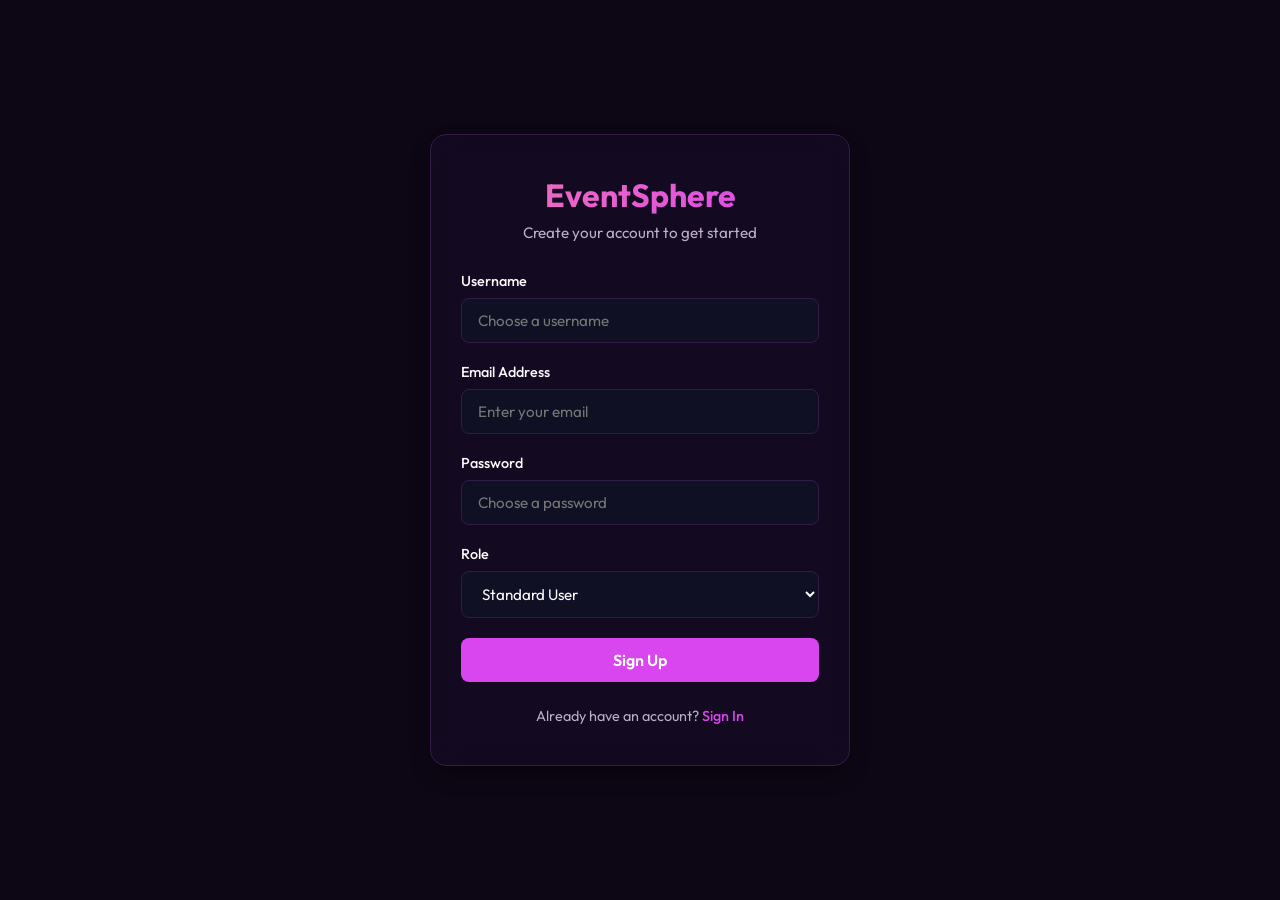
<file: index.html>
<!DOCTYPE html>
<html lang="en">
<head>
    <meta charset="UTF-8">
    <meta name="viewport" content="width=device-width, initial-scale=1.0">
    <title>EventSphere - Register</title>
    <link rel="stylesheet" href="style.css">
</head>
<body>
    <div class="auth-container">
        <div class="auth-card glass">
            <div class="auth-header">
                <h1>EventSphere</h1>
                <p>Create your account to get started</p>
            </div>
            <form id="registerForm">
                <div class="form-group">
                    <label for="userName">Username</label>
                    <input type="text" id="userName" required placeholder="Choose a username">
                </div>
                <div class="form-group">
                    <label for="email">Email Address</label>
                    <input type="email" id="email" required placeholder="Enter your email">
                </div>
                <div class="form-group">
                    <label for="password">Password</label>
                    <input type="password" id="password" required placeholder="Choose a password">
                </div>
                <div class="form-group">
                    <label for="role">Role</label>
                    <select id="role" required>
                        <option value="USER">Standard User</option>
                        <option value="ADMIN">Administrator</option>
                    </select>
                </div>
                <button type="submit" class="btn">Sign Up</button>
            </form>
            <div class="auth-footer">
                Already have an account? <a href="login.html">Sign In</a>
            </div>
        </div>
    </div>

    <script src="api.js"></script>
    <script>
        if (localStorage.getItem("token")) {
            window.location.href = "dashboard.html";
        }

        document.getElementById("registerForm").addEventListener("submit", async (e) => {
            e.preventDefault();
            const userName = document.getElementById("userName").value;
            const email = document.getElementById("email").value;
            const passWord = document.getElementById("password").value;
            const role = document.getElementById("role").value;

            try {
                await apiRequest("/api/auth/register", "POST", { userName, email, passWord, role });           
                showToast("Registration Successful! Please Login.");
                setTimeout(() => {
                    window.location.href = "login.html";
                }, 1500);
            } catch (err) {
                showToast(err.message, "error");
            }
        });
    </script>
</body>
</html>
</file>
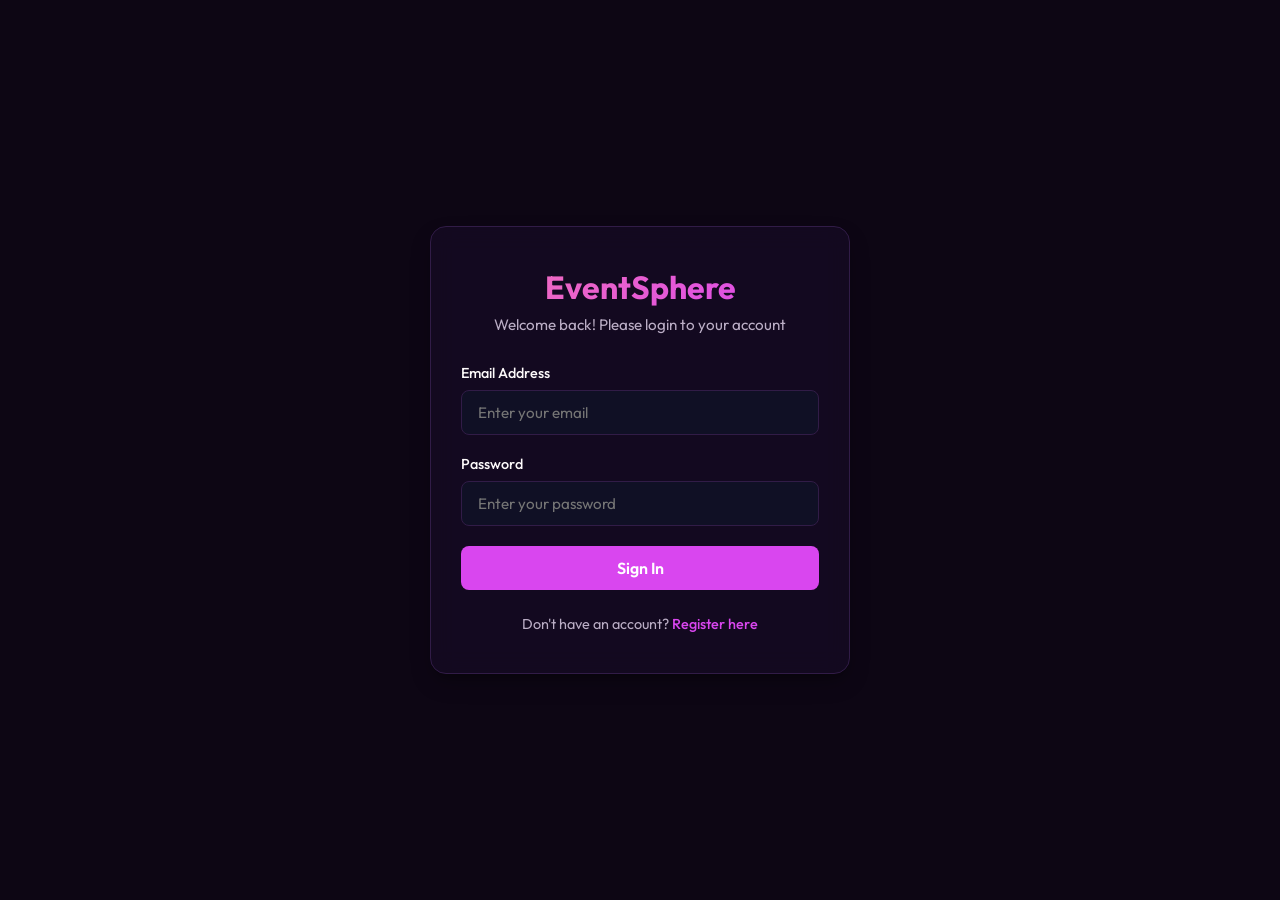
<file: dashboard.html>
<!DOCTYPE html>
<html lang="en">
<head>
    <meta charset="UTF-8">
    <meta name="viewport" content="width=device-width, initial-scale=1.0">
    <title>EventSphere - Dashboard</title>
    <link rel="stylesheet" href="style.css">
</head>
<body>
    <div class="dashboard">
        <!-- Sidebar -->
        <div class="sidebar">
            <div class="logo-section">EventSphere</div>
            <ul class="nav-menu">
                <li class="nav-item">
                    <a class="nav-link active" onclick="switchTab('dashboard')">Dashboard</a>
                </li>
                <li class="nav-item">
                    <a class="nav-link" onclick="switchTab('sessions')">Sessions</a>
                </li>
                <li class="nav-item">
                    <a class="nav-link" onclick="switchTab('speakers')">Speakers</a>
                </li>
                <li class="nav-item">
                    <a class="nav-link" onclick="switchTab('attendees')">Attendees</a>
                </li>
                <li class="nav-item">
                    <a class="nav-link" onclick="switchTab('profile')">My Profile</a>
                </li>
            </ul>
            <button class="btn logout-btn" onclick="logout()">Sign Out</button>
        </div>

        <!-- Main Content -->
        <div class="main-content">
            <div class="header-section">
                <div class="header-brand-group">
                    <span class="header-logo">EventSphere</span>
                    <span class="header-divider"></span>
                    <h1 id="tabTitle" class="header-tab-title">Sessions</h1>
                </div>
                <div class="user-info">Logged in as: <span id="currentUser">Loading...</span> (<span id="userRole">...</span>)</div>
            </div>

            <!-- Dashboard Tab -->
            <div id="dashboardSection" class="tab-section">
                <!-- Stats Grid -->
                <div class="stats-grid">
                    <div class="stat-card glass">
                        <h3>Total Sessions</h3>
                        <div class="stat-number" id="totalSessions">0</div>
                    </div>
                    <div class="stat-card glass">
                        <h3>Total Speakers</h3>
                        <div class="stat-number" id="totalSpeakers">0</div>
                    </div>
                    <div class="stat-card glass">
                        <h3>Total Attendees</h3>
                        <div class="stat-number" id="totalAttendees">0</div>
                    </div>
                </div>

                <!-- Explore Section -->
                <div class="explore-section glass" style="padding: 24px; margin-top: 20px;">
                    <h2 style="margin-bottom: 16px; font-size: 1.4rem;">Explore EventSphere</h2>
                    <div class="search-container">
                        <span class="search-icon">
                            <svg width="18" height="18" viewBox="0 0 24 24" fill="none" stroke="currentColor" stroke-width="2" stroke-linecap="round" stroke-linejoin="round">
                                <circle cx="11" cy="11" r="8"></circle>
                                <line x1="21" y1="21" x2="16.65" y2="16.65"></line>
                            </svg>
                        </span>
                        <input type="text" class="search-input" id="dashboardSearch" placeholder="Explore sessions, speakers, or attendees..." oninput="handleDashboardSearch()">
                    </div>
                    
                    <div id="dashboardSearchResults" class="dashboard-results-grid">
                        <!-- Column 1: Sessions -->
                        <div class="results-column">
                            <h3 class="column-title">Sessions (<span id="matchSessionsCount">0</span>)</h3>
                            <div id="dashboardSessionsList" class="results-list"></div>
                        </div>
                        
                        <!-- Column 2: Speakers -->
                        <div class="results-column">
                            <h3 class="column-title">Speakers (<span id="matchSpeakersCount">0</span>)</h3>
                            <div id="dashboardSpeakersList" class="results-list"></div>
                        </div>
                        
                        <!-- Column 3: Attendees -->
                        <div class="results-column">
                            <h3 class="column-title">Attendees (<span id="matchAttendeesCount">0</span>)</h3>
                            <div id="dashboardAttendeesList" class="results-list"></div>
                        </div>
                    </div>
                </div>
            </div>

            <!-- Sessions Tab -->
            <div id="sessionsSection" class="tab-section hidden">
                <div style="margin-bottom: 20px; display: flex; gap: 16px; align-items: center; flex-wrap: wrap;">
                    <button class="btn" style="width: auto; padding: 10px 20px;" onclick="openSessionModal()">+ Add New Session</button>
                    <div class="search-container" style="margin-bottom: 0; flex-grow: 1; max-width: 400px;">
                        <span class="search-icon">
                            <svg width="18" height="18" viewBox="0 0 24 24" fill="none" stroke="currentColor" stroke-width="2" stroke-linecap="round" stroke-linejoin="round">
                                <circle cx="11" cy="11" r="8"></circle>
                                <line x1="21" y1="21" x2="16.65" y2="16.65"></line>
                            </svg>
                        </span>
                        <input type="text" class="search-input" id="sessionsSearch" placeholder="Search sessions..." oninput="filterSessions()">
                    </div>
                </div>
                <div class="card-grid" id="sessionsGrid"></div>
            </div>

            <!-- Speakers Tab -->
            <div id="speakersSection" class="tab-section hidden">
                <div style="margin-bottom: 20px; display: flex; gap: 16px; align-items: center; flex-wrap: wrap;">
                    <button class="btn" style="width: auto; padding: 10px 20px;" onclick="openSpeakerModal()">+ Add New Speaker</button>
                    <div class="search-container" style="margin-bottom: 0; flex-grow: 1; max-width: 400px;">
                        <span class="search-icon">
                            <svg width="18" height="18" viewBox="0 0 24 24" fill="none" stroke="currentColor" stroke-width="2" stroke-linecap="round" stroke-linejoin="round">
                                <circle cx="11" cy="11" r="8"></circle>
                                <line x1="21" y1="21" x2="16.65" y2="16.65"></line>
                            </svg>
                        </span>
                        <input type="text" class="search-input" id="speakersSearch" placeholder="Search speakers..." oninput="filterSpeakers()">
                    </div>
                </div>
                <div class="card-grid" id="speakersGrid"></div>
            </div>

            <!-- Attendees Tab -->
            <div id="attendeesSection" class="tab-section hidden">
                <div style="margin-bottom: 20px; display: flex; gap: 16px; align-items: center; flex-wrap: wrap;">
                    <button class="btn" style="width: auto; padding: 10px 20px;" onclick="openAttendeeModal()">+ Add New Attendee</button>
                    <div class="search-container" style="margin-bottom: 0; flex-grow: 1; max-width: 400px;">
                        <span class="search-icon">
                            <svg width="18" height="18" viewBox="0 0 24 24" fill="none" stroke="currentColor" stroke-width="2" stroke-linecap="round" stroke-linejoin="round">
                                <circle cx="11" cy="11" r="8"></circle>
                                <line x1="21" y1="21" x2="16.65" y2="16.65"></line>
                            </svg>
                        </span>
                        <input type="text" class="search-input" id="attendeesSearch" placeholder="Search attendees..." oninput="filterAttendees()">
                    </div>
                </div>
                <div class="card-grid" id="attendeesGrid"></div>
            </div>

            <!-- Profile Tab -->
            <div id="profileSection" class="tab-section hidden" style="max-width: 500px;">
                <form id="profileForm" class="glass" style="padding: 24px; border-radius: 12px;">
                    <div class="form-group">
                        <label for="profileUsername">Username</label>
                        <input type="text" id="profileUsername" required>
                    </div>
                    <div class="form-group">
                        <label for="profileEmail">Email</label>
                        <input type="email" id="profileEmail" required>
                    </div>
                    <div class="form-group">
                        <label for="profilePassword">New Password (leave blank to keep current)</label>
                        <input type="password" id="profilePassword" placeholder="Enter new password">
                    </div>
                    <button type="submit" class="btn">Update Profile</button>
                </form>
            </div>
        </div>
    </div>

    <!-- Modals Section -->
    <!-- Session Modal -->
    <div id="sessionModal" class="modal">
        <div class="modal-content glass">
            <button class="modal-close" onclick="closeModal('sessionModal')">&times;</button>
            <h2 id="sessionModalTitle" style="margin-bottom: 20px;">Add Session</h2>
            <form id="sessionForm">
                <input type="hidden" id="sessionId">
                <div class="form-group">
                    <label for="sessionName">Session Name</label>
                    <input type="text" id="sessionName" required placeholder="Session Name">
                </div>
                <div class="form-group">
                    <label for="sessionTopic">Topic</label>
                    <input type="text" id="sessionTopic" placeholder="e.g. AI Engineering">
                </div>
                <div class="form-group">
                    <label for="sessionDay">Day of Week</label>
                    <input type="text" id="sessionDay" placeholder="e.g. Monday">
                </div>
                <div class="form-group">
                    <label for="sessionStart">Start Time (HH:MM)</label>
                    <input type="time" id="sessionStart" required>
                </div>
                <div class="form-group">
                    <label for="sessionEnd">End Time (HH:MM)</label>
                    <input type="time" id="sessionEnd" required>
                </div>
                <div class="form-group">
                    <label for="sessionRoom">Room / Note</label>
                    <input type="text" id="sessionRoom" placeholder="e.g. Auditorium A">
                </div>
                <div class="form-group">
                    <label for="sessionSpeaker">Speaker</label>
                    <select id="sessionSpeaker">
                        <option value="">Select Speaker (None)</option>
                    </select>
                </div>
                <button type="submit" class="btn">Save Session</button>
            </form>
        </div>
    </div>

    <!-- Speaker Modal -->
    <div id="speakerModal" class="modal">
        <div class="modal-content glass">
            <button class="modal-close" onclick="closeModal('speakerModal')">&times;</button>
            <h2 id="speakerModalTitle" style="margin-bottom: 20px;">Add Speaker</h2>
            <form id="speakerForm">
                <input type="hidden" id="speakerId">
                <div class="form-group">
                    <label for="speakerName">Full Name</label>
                    <input type="text" id="speakerName" required placeholder="Speaker Name">
                </div>
                <div class="form-group">
                    <label for="speakerEmail">Email</label>
                    <input type="email" id="speakerEmail" required placeholder="Email Address">
                </div>
                <div class="form-group">
                    <label for="speakerExpertise">Expertise</label>
                    <input type="text" id="speakerExpertise" placeholder="e.g. Java, Spring Boot">
                </div>
                <div class="form-group">
                    <label for="speakerBio">Short Bio</label>
                    <textarea id="speakerBio" rows="3" placeholder="Bio..."></textarea>
                </div>
                <button type="submit" class="btn">Save Speaker</button>
            </form>
        </div>
    </div>

    <!-- Attendee Modal -->
    <div id="attendeeModal" class="modal">
        <div class="modal-content glass">
            <button class="modal-close" onclick="closeModal('attendeeModal')">&times;</button>
            <h2 id="attendeeModalTitle" style="margin-bottom: 20px;">Add Attendee</h2>
            <form id="attendeeForm">
                <input type="hidden" id="attendeeId">
                <div class="form-group">
                    <label for="attendeeName">Full Name</label>
                    <input type="text" id="attendeeName" required placeholder="Attendee Name">
                </div>
                <div class="form-group">
                    <label for="attendeeEmail">Email</label>
                    <input type="email" id="attendeeEmail" required placeholder="Email Address">
                </div>
                <div class="form-group">
                    <label for="attendeeType">Registration Type</label>
                    <select id="attendeeType" required>
                        <option value="GENERAL">General Access</option>
                        <option value="VIP">VIP</option>
                        <option value="STUDENT">Student</option>
                    </select>
                </div>
                <div class="form-group">
                    <label for="attendeeSession">Session</label>
                    <select id="attendeeSession">
                        <option value="">No Session</option>
                    </select>
                </div>
                <button type="submit" class="btn">Save Attendee</button>
            </form>
        </div>
    </div>

    <script src="api.js"></script>
    <script src="app.js"></script>
</body>
</html>
</file>
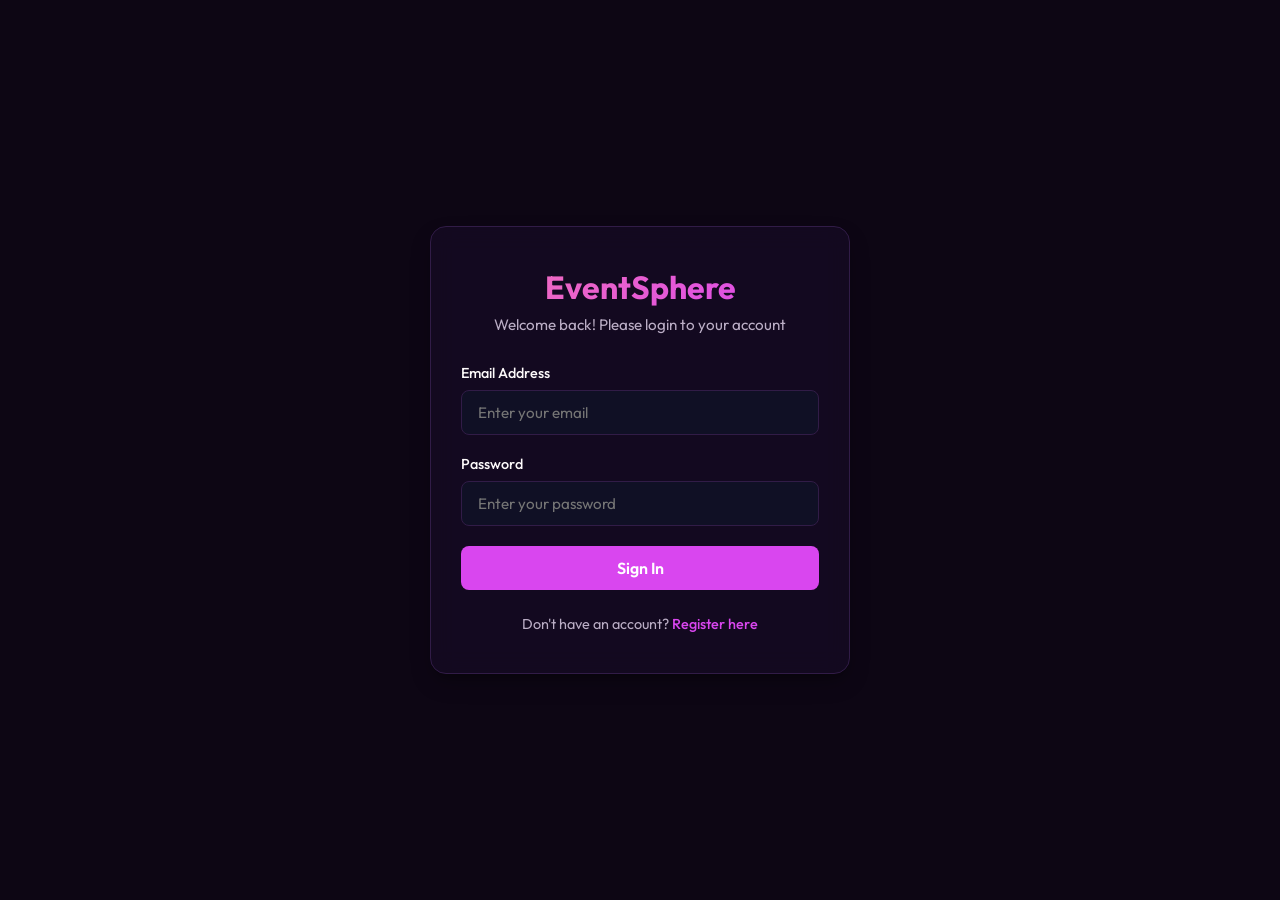
<file: login.html>
<!DOCTYPE html>
<html lang="en">
<head>
    <meta charset="UTF-8">
    <meta name="viewport" content="width=device-width, initial-scale=1.0">
    <title>EventSphere - Login</title>
    <link rel="stylesheet" href="style.css">
</head>
<body>
    <div class="auth-container">
        <div class="auth-card glass">
            <div class="auth-header">
                <h1>EventSphere</h1>
                <p>Welcome back! Please login to your account</p>
            </div>

            <form id="loginForm">
                <div class="form-group">
                    <label for="email">Email Address</label>
                    <input type="email" id="email" required placeholder="Enter your email">
                </div>

                <div class="form-group">
                    <label for="password">Password</label>
                    <input type="password" id="password" required placeholder="Enter your password">
                </div>

                <button type="submit" class="btn">Sign In</button>
            </form>

            <div class="auth-footer">
                Don't have an account?
                <a href="index.html">Register here</a>
            </div>
        </div>
    </div>

    <script src="api.js"></script>

    <script>
        if (localStorage.getItem("token")) {
            window.location.href = "dashboard.html";
        }

        document.getElementById("loginForm").addEventListener("submit", async (e) => {
            e.preventDefault();

            const email = document.getElementById("email").value;
            const passWord = document.getElementById("password").value;

            try {
                const token = await apiRequest("/api/auth/login", "POST", {
                    email,
                    passWord
                });

                localStorage.setItem("token", token);

                showToast("Login Successful! Redirecting...");

                setTimeout(() => {
                    window.location.href = "dashboard.html";
                }, 1000);

            } catch (err) {
                showToast(err.message, "error");
            }
        });
    </script>

</body>
</html>
</file>
<file: style.css>
@import url('https://fonts.googleapis.com/css2?family=Outfit:wght@300;400;500;600;700&display=swap');

:root {
    --bg-primary: #0d0614;

    --bg-secondary: #180c25;
   
    --text-primary: #fdfafb;
 
    --text-secondary: #bbaec6;
   
    --accent: #d946ef;
   
    --accent-hover: #c026d3;
 
    --success: #10b981;
    --danger: #f43f5e;

    --border: #311c47;

    --card-bg: rgba(24, 12, 37, 0.7);
   
}

* {
    margin: 0;
    padding: 0;
    box-sizing: border-box;
    font-family: 'Outfit', sans-serif;
}

body {
    background-color: var(--bg-primary);
    color: var(--text-primary);
    min-height: 100vh;
    display: flex;
    flex-direction: column;
}


.glass {
    background: var(--card-bg);
    backdrop-filter: blur(12px);
    -webkit-backdrop-filter: blur(12px);
    border: 1px solid var(--border);
    border-radius: 16px;
}


.auth-container {
    display: flex;
    justify-content: center;
    align-items: center;
    min-height: 100vh;
    padding: 20px;
}

.auth-card {
    width: 100%;
    max-width: 420px;
    padding: 40px 30px;
    box-shadow: 0 10px 25px -5px rgba(0, 0, 0, 0.3), 0 8px 10px -6px rgba(0, 0, 0, 0.3);
}

.auth-header {
    text-align: center;
    margin-bottom: 30px;
}

.auth-header h1 {
    font-size: 2rem;
    font-weight: 700;
    color: var(--text-primary);
    margin-bottom: 8px;
    background: linear-gradient(135deg, #f472b6, var(--accent));
    -webkit-background-clip: text;
    -webkit-text-fill-color: transparent;
}

.auth-header p {
    color: var(--text-secondary);
    font-size: 0.95rem;
}

.form-group {
    margin-bottom: 20px;
}

.form-group label {
    display: block;
    color: var(--text-primary);
    margin-bottom: 8px;
    font-size: 0.9rem;
    font-weight: 500;
}

.form-group input,
.form-group select,
.form-group textarea {
    width: 100%;
    padding: 12px 16px;
    background: rgba(15, 23, 42, 0.6);
    border: 1px solid var(--border);
    border-radius: 8px;
    color: var(--text-primary);
    outline: none;
    font-size: 0.95rem;
    transition: border-color 0.2s, box-shadow 0.2s;
}

.form-group input:focus,
.form-group select:focus,
.form-group textarea:focus {
    border-color: var(--accent);
    box-shadow: 0 0 0 2px rgba(217, 70, 239, 0.2);
}


.form-group input:-webkit-autofill,
.form-group input:-webkit-autofill:hover, 
.form-group input:-webkit-autofill:focus, 
.form-group input:-webkit-autofill:active {
    -webkit-box-shadow: 0 0 0 1000px #0e1021 inset !important;
    -webkit-text-fill-color: var(--text-primary) !important;
    border: 1px solid var(--border) !important;
    transition: background-color 5000s ease-in-out 0s;
}

.btn {
    width: 100%;
    padding: 12px;
    background-color: var(--accent);
    color: white;
    border: none;
    border-radius: 8px;
    font-size: 1rem;
    font-weight: 600;
    cursor: pointer;
    transition: background-color 0.2s, transform 0.1s;
}

.btn:hover {
    background-color: var(--accent-hover);
}

.btn:active {
    transform: scale(0.98);
}

.auth-footer {
    text-align: center;
    margin-top: 25px;
    font-size: 0.9rem;
    color: var(--text-secondary);
}

.auth-footer a {
    color: var(--accent);
    text-decoration: none;
    font-weight: 500;
}

.auth-footer a:hover {
    text-decoration: underline;
}


.dashboard {
    display: flex;
    height: 100vh;
    overflow: hidden;
}

.sidebar {
    width: 260px;
    background-color: var(--bg-secondary);
    border-right: 1px solid var(--border);
    display: flex;
    flex-direction: column;
    padding: 24px;
}

.logo-section {
    font-size: 1.5rem;
    font-weight: 700;
    margin-bottom: 40px;
    background: linear-gradient(135deg, #f472b6, var(--accent));
    -webkit-background-clip: text;
    -webkit-text-fill-color: transparent;
}

.nav-menu {
    list-style: none;
    flex-grow: 1;
}

.nav-item {
    margin-bottom: 8px;
}

.nav-link {
    display: flex;
    align-items: center;
    padding: 12px 16px;
    color: var(--text-secondary);
    text-decoration: none;
    border-radius: 8px;
    font-weight: 500;
    transition: color 0.2s, background-color 0.2s;
    cursor: pointer;
}

.nav-link.active,
.nav-link:hover {
    color: var(--text-primary);
    background-color: rgba(217, 70, 239, 0.15);
}

.nav-link.active {
    border-left: 4px solid var(--accent);
}

.logout-btn {
    margin-top: auto;
    color: var(--danger);
    background: transparent;
    border: 1px solid rgba(239, 68, 68, 0.2);
}

.logout-btn:hover {
    background-color: rgba(239, 68, 68, 0.1);
}

.main-content {
    flex-grow: 1;
    display: flex;
    flex-direction: column;
    overflow-y: auto;
    padding: 40px;
}

.header-section {
    display: flex;
    justify-content: space-between;
    align-items: center;
    padding: 18px 28px;
    background: rgba(24, 12, 37, 0.4);
    backdrop-filter: blur(12px);
    -webkit-backdrop-filter: blur(12px);
    border: 1px solid var(--border);
    border-radius: 14px;
    margin-bottom: 35px;
    box-shadow: 0 8px 32px 0 rgba(0, 0, 0, 0.2);
}

.header-brand-group {
    display: flex;
    align-items: center;
    gap: 16px;
}

.header-logo {
    font-size: 1.45rem;
    font-weight: 700;
    background: linear-gradient(135deg, #f472b6, var(--accent));
    -webkit-background-clip: text;
    -webkit-text-fill-color: transparent;
    letter-spacing: -0.5px;
    text-shadow: 0 0 20px rgba(217, 70, 239, 0.15);
}

.header-divider {
    width: 1px;
    height: 22px;
    background-color: var(--border);
}

.header-tab-title {
    font-size: 1.2rem;
    font-weight: 600;
    color: var(--text-primary);
    letter-spacing: 0.5px;
}

.user-info {
    font-size: 0.9rem;
    color: var(--text-secondary);
    background: rgba(255, 255, 255, 0.02);
    padding: 8px 16px;
    border-radius: 9999px;
    border: 1px solid var(--border);
    display: flex;
    align-items: center;
    gap: 8px;
    transition: all 0.3s ease;
}

.user-info:hover {
    background: rgba(255, 255, 255, 0.04);
    border-color: rgba(217, 70, 239, 0.4);
    box-shadow: 0 0 15px rgba(217, 70, 239, 0.1);
}

.user-info span {
    color: var(--text-primary);
    font-weight: 600;
}

.user-info #userRole {
    color: var(--accent);
    text-transform: uppercase;
    font-size: 0.7rem;
    background: rgba(217, 70, 239, 0.12);
    padding: 2px 8px;
    border-radius: 4px;
    font-weight: 700;
    border: 1px solid rgba(217, 70, 239, 0.2);
    letter-spacing: 0.5px;
}

.card-grid {
    display: grid;
    grid-template-columns: repeat(auto-fill, minmax(300px, 1fr));
    gap: 24px;
}

.item-card {
    padding: 24px;
    display: flex;
    flex-direction: column;
    justify-content: space-between;
    min-height: 180px;
    transition: transform 0.2s, box-shadow 0.2s;
}

.item-card:hover {
    transform: translateY(-4px);
    box-shadow: 0 10px 20px -10px rgba(0, 0, 0, 0.5);
}

.item-title {
    font-size: 1.2rem;
    font-weight: 600;
    margin-bottom: 8px;
}

.item-details {
    font-size: 0.9rem;
    color: var(--text-secondary);
    margin-bottom: 15px;
    flex-grow: 1;
}

.item-actions {
    display: flex;
    gap: 12px;
}

.btn-small {
    padding: 8px 12px;
    font-size: 0.85rem;
    border-radius: 6px;
    font-weight: 600;
    cursor: pointer;
    border: none;
    transition: opacity 0.2s;
}

.btn-small:hover {
    opacity: 0.9;
}

.btn-edit {
    background-color: var(--accent);
    color: white;
}

.btn-delete {
    background-color: var(--danger);
    color: white;
}

.badge {
    display: inline-block;
    padding: 4px 8px;
    font-size: 0.75rem;
    font-weight: 600;
    border-radius: 4px;
    text-transform: uppercase;
    margin-top: 8px;
}

.badge-vip {
    background-color: rgba(245, 158, 11, 0.2);
    color: #f59e0b;
}

.badge-general {
    background-color: rgba(16, 185, 129, 0.2);
    color: #10b981;
}

.badge-student {
    background-color: rgba(168, 85, 247, 0.2);
    color: #c084fc;
}

/* Modal styling */
.modal {
    position: fixed;
    top: 0;
    left: 0;
    width: 100%;
    height: 100%;
    background-color: rgba(15, 23, 42, 0.8);
    display: flex;
    justify-content: center;
    align-items: center;
    z-index: 1000;
    opacity: 0;
    pointer-events: none;
    transition: opacity 0.3s;
}

.modal.active {
    opacity: 1;
    pointer-events: auto;
}

.modal-content {
    width: 100%;
    max-width: 500px;
    padding: 30px;
    position: relative;
    max-height: 90vh;
    overflow-y: auto;
}

.modal-close {
    position: absolute;
    top: 20px;
    right: 20px;
    font-size: 1.5rem;
    color: var(--text-secondary);
    cursor: pointer;
    background: none;
    border: none;
}

/* Toast alerts */
.toast-container {
    position: fixed;
    bottom: 20px;
    right: 20px;
    z-index: 2000;
}

.toast {
    padding: 16px 24px;
    margin-top: 10px;
    border-radius: 8px;
    color: white;
    font-weight: 500;
    box-shadow: 0 4px 12px rgba(0, 0, 0, 0.25);
    animation: slideIn 0.3s forwards;
}

.toast-success {
    background-color: var(--success);
}

.toast-error {
    background-color: var(--danger);
}

@keyframes slideIn {
    from {
        transform: translateX(100%);
        opacity: 0;
    }

    to {
        transform: translateX(0);
        opacity: 1;
    }
}

/* Stats Grid */
.stats-grid {
    display: grid;
    grid-template-columns: repeat(auto-fit, minmax(220px, 1fr));
    gap: 20px;
    margin-bottom: 30px;
}

.stat-card {
    padding: 24px;
    text-align: center;
    transition: transform 0.2s, box-shadow 0.2s;
}

.stat-card:hover {
    transform: translateY(-4px);
    box-shadow: 0 10px 20px -10px rgba(0, 0, 0, 0.5);
}

.stat-card h3 {
    font-size: 0.95rem;
    color: var(--text-secondary);
    text-transform: uppercase;
    letter-spacing: 1px;
    margin-bottom: 10px;
}

.stat-card .stat-number {
    font-size: 2.5rem;
    font-weight: 700;
    background: linear-gradient(135deg, #f472b6, var(--accent));
    -webkit-background-clip: text;
    -webkit-text-fill-color: transparent;
}

/* Search Input Styling */
.search-container {
    margin-bottom: 24px;
    position: relative;
    max-width: 500px;
}

.search-input {
    width: 100%;
    padding: 12px 16px 12px 40px;
    background: rgba(15, 23, 42, 0.6);
    border: 1px solid var(--border);
    border-radius: 8px;
    color: var(--text-primary);
    outline: none;
    font-size: 0.95rem;
    transition: border-color 0.2s, box-shadow 0.2s;
}

.search-input:focus {
    border-color: var(--accent);
    box-shadow: 0 0 0 2px rgba(217, 70, 239, 0.2);
}

.search-icon {
    position: absolute;
    left: 14px;
    top: 50%;
    transform: translateY(-50%);
    color: var(--text-secondary);
    pointer-events: none;
    display: flex;
    align-items: center;
    justify-content: center;
}

/* Dashboard Explore Grid */
.dashboard-results-grid {
    display: grid;
    grid-template-columns: repeat(auto-fit, minmax(280px, 1fr));
    gap: 20px;
    margin-top: 20px;
}

.results-column {
    background: rgba(255, 255, 255, 0.02);
    border: 1px solid var(--border);
    border-radius: 12px;
    padding: 16px;
    display: flex;
    flex-direction: column;
    gap: 12px;
    max-height: 500px;
    overflow-y: auto;
}

.column-title {
    font-size: 1.1rem;
    font-weight: 600;
    padding-bottom: 8px;
    border-bottom: 1px solid var(--border);
    color: var(--text-primary);
}

.results-list {
    display: flex;
    flex-direction: column;
    gap: 12px;
}

.mini-card {
    background: rgba(24, 12, 37, 0.5);
    border: 1px solid var(--border);
    border-radius: 8px;
    padding: 12px;
    font-size: 0.9rem;
    transition: transform 0.2s;
}

.mini-card:hover {
    transform: translateY(-2px);
    border-color: var(--accent);
}

.mini-card-title {
    font-weight: 600;
    color: var(--text-primary);
    margin-bottom: 4px;
}

.mini-card-desc {
    color: var(--text-secondary);
    font-size: 0.8rem;
}

.hidden {
    display: none !important;
}
@media (max-width: 768px) {
    .dashboard {
        flex-direction: column;
        height: 100vh;
    }

    .sidebar {
        width: 100%;
        height: auto;
        padding: 12px;
        border-right: none;
        border-bottom: 1px solid var(--border);
       
        flex-direction: row;
        align-items: center;
        overflow-x: auto;
    }


    .logo-section {
        display: none; 
    }

    .nav-menu {
        display: flex;
        flex-direction: row;
        gap: 10px;
    }

    .nav-item {
        margin-bottom: 0;
    }

    .nav-link {
        padding: 8px 16px;
        white-space: nowrap; 
    }

    .logout-btn {
        margin-top: 0;
        margin-left: 15px;
        white-space: nowrap;
    }

    .main-content {
        padding: 16px;
    }

    .header-section {
        flex-direction: column;
        align-items: flex-start;
        gap: 12px;
        padding: 16px;
    }
}
</file>
